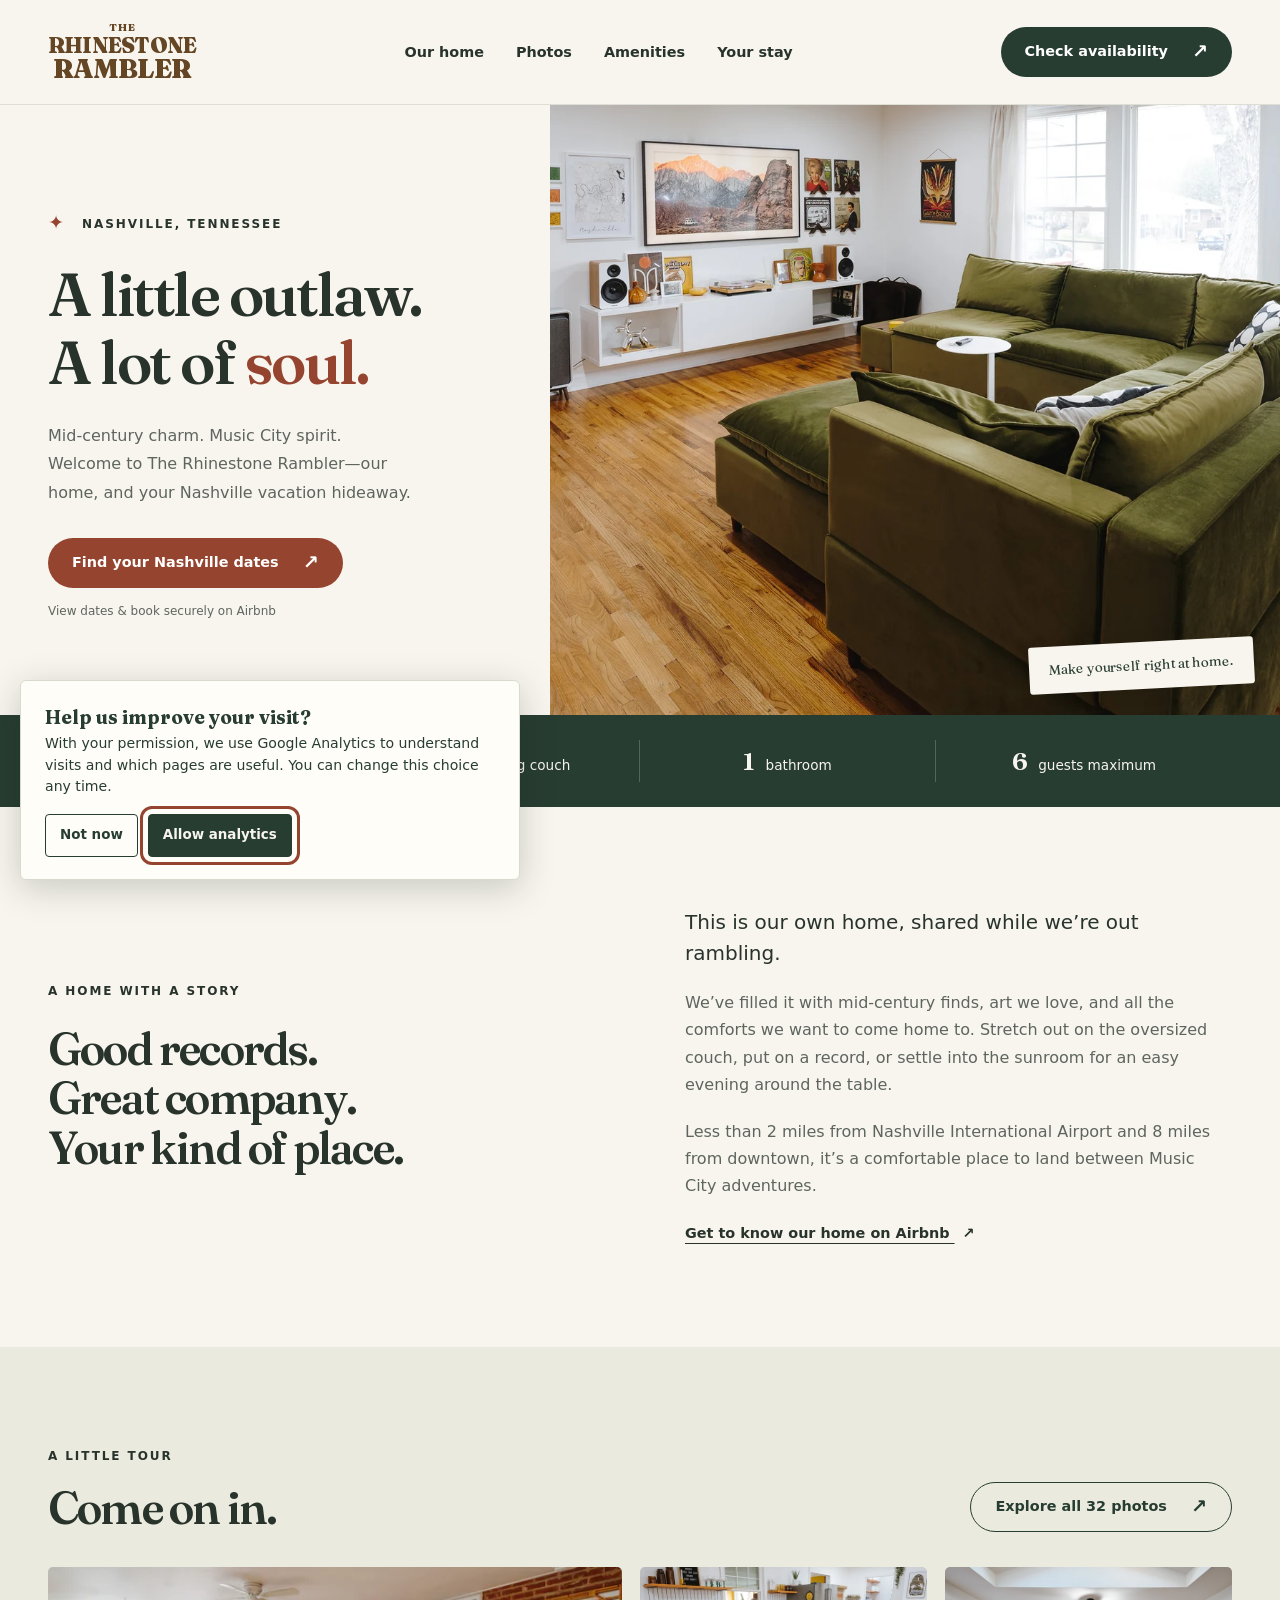
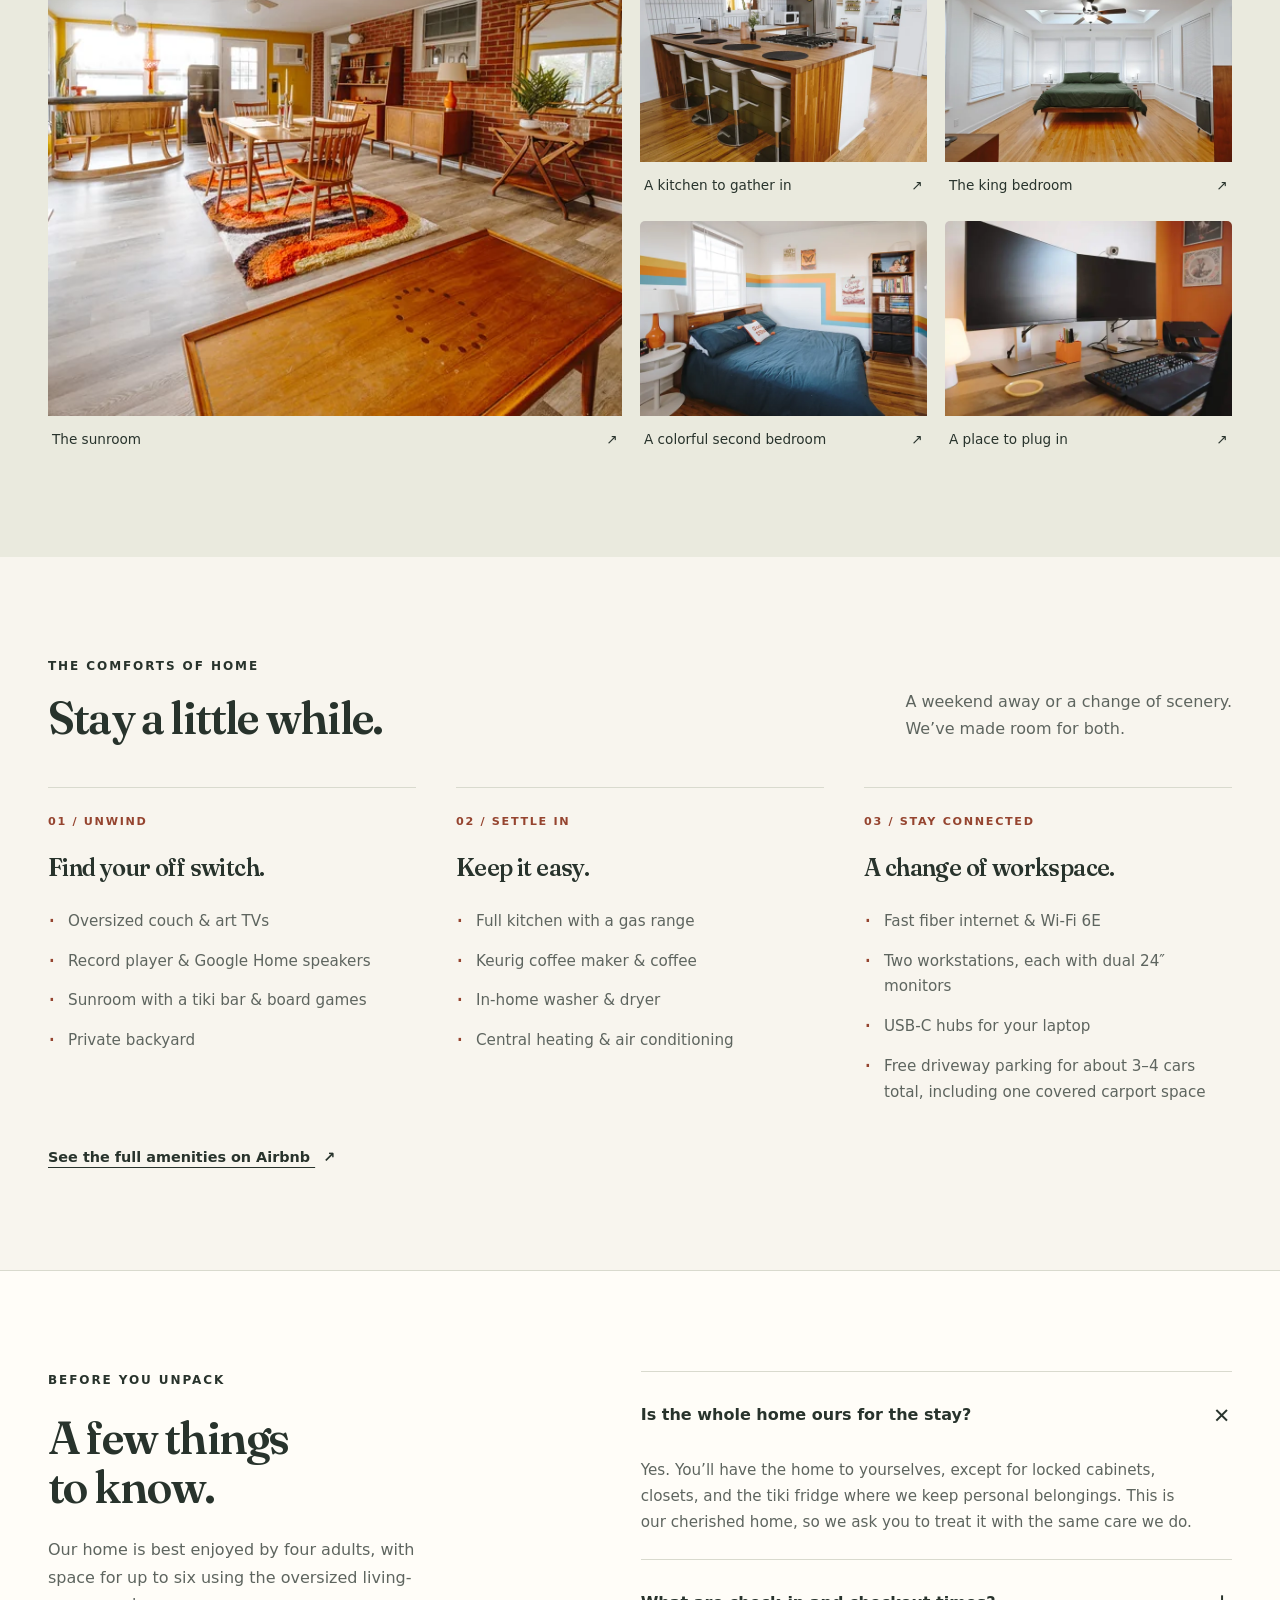
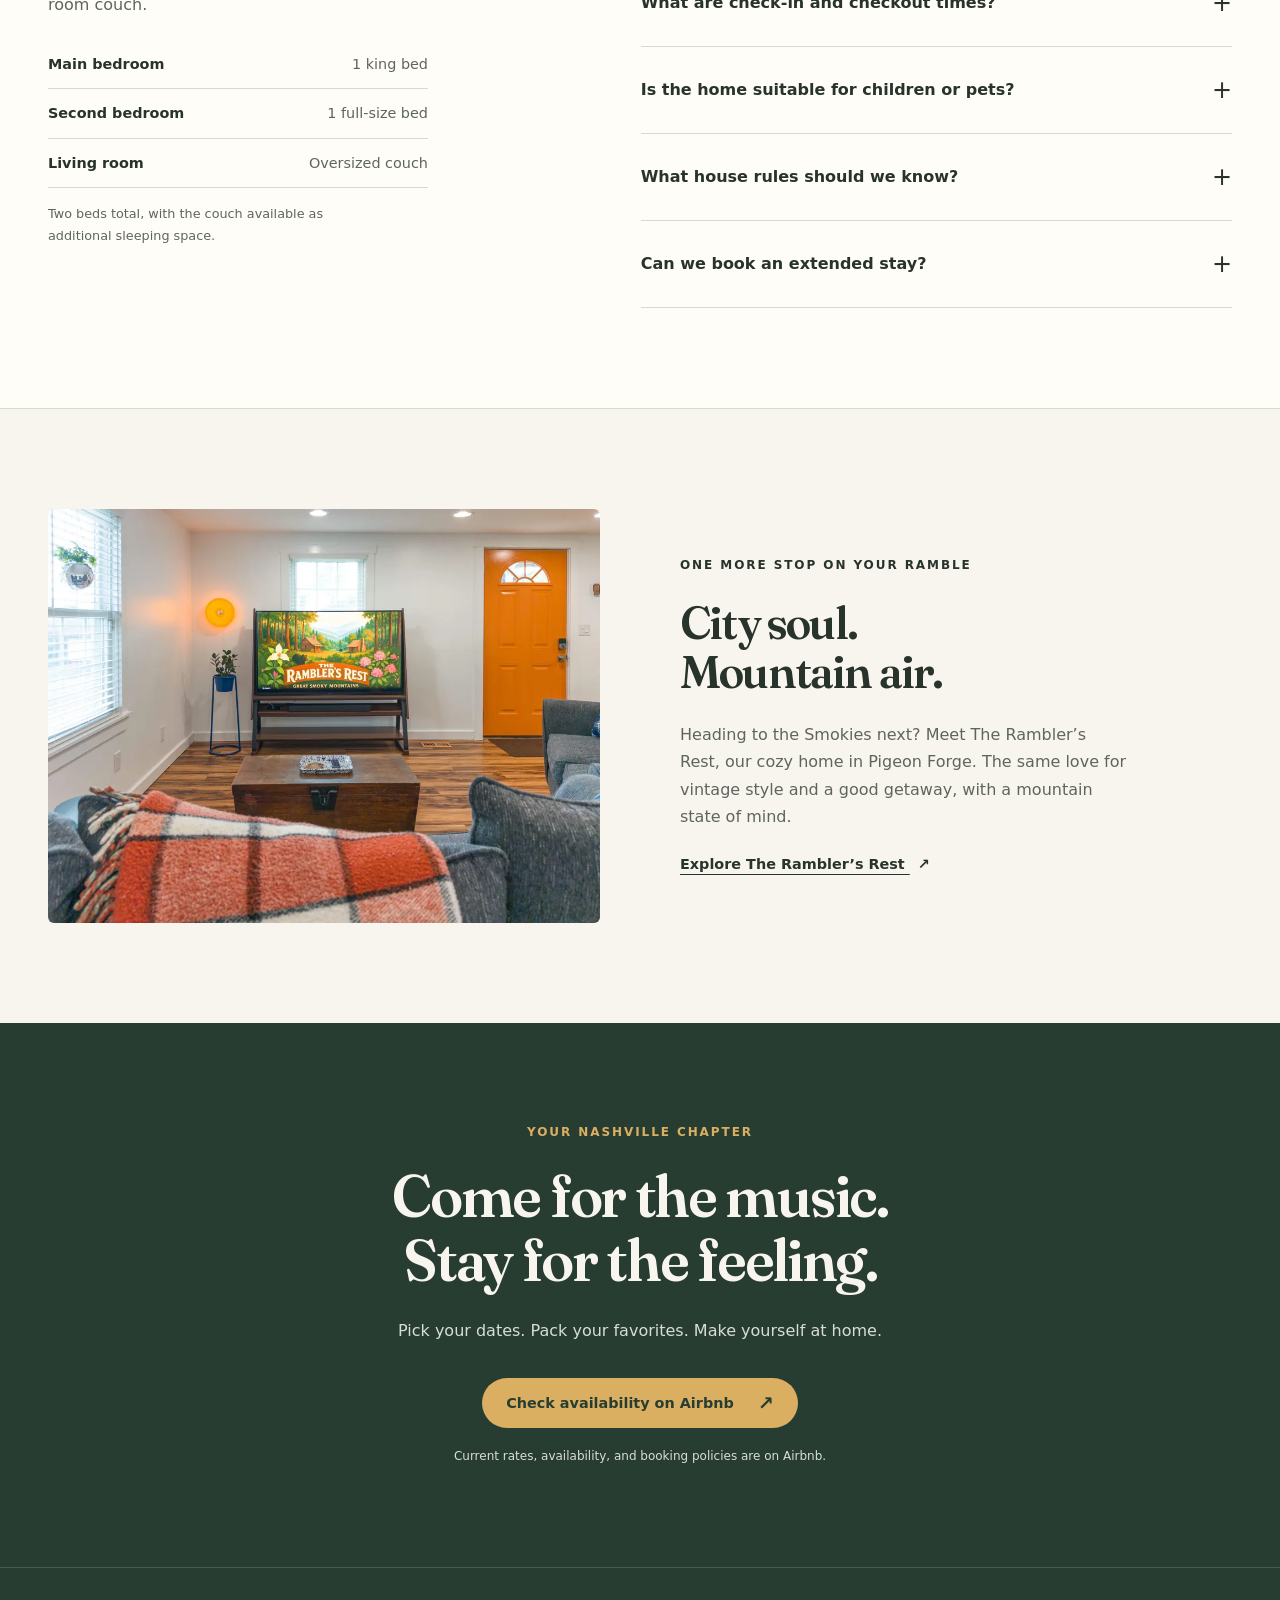
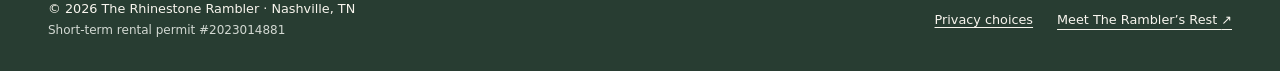
<file: index.html>
<!doctype html>
<html lang="en">
<head>
  <meta charset="utf-8">
  <meta name="viewport" content="width=device-width, initial-scale=1">
  <title>The Rhinestone Rambler | Retro Nashville Vacation Home</title>
  <meta name="description" content="Stay at The Rhinestone Rambler, a retro Nashville vacation home with two bedrooms, a tiki sunroom, record player, and dedicated workspaces. Explore photos and book on Airbnb.">
  <meta name="theme-color" content="#283d32">
  <link rel="canonical" href="https://therhinestonerambler.com/">
  <meta property="og:title" content="The Rhinestone Rambler | Retro Nashville Vacation Home">
  <meta property="og:description" content="Our personal Nashville home, shared with fellow ramblers. Mid-century charm, a tiki sunroom, and a little outlaw spirit.">
  <meta property="og:type" content="website">
  <meta property="og:site_name" content="The Rhinestone Rambler">
  <meta property="og:image" content="https://therhinestonerambler.com/assets/images/og-cover.jpg">
  <meta property="og:image:alt" content="Mid-century living room at The Rhinestone Rambler in Nashville">
  <meta property="og:url" content="https://therhinestonerambler.com/">
  <meta name="twitter:card" content="summary_large_image">
  <script type="application/ld+json">{"@context":"https://schema.org","@type":"WebSite","name":"The Rhinestone Rambler","url":"https://therhinestonerambler.com/","description":"A retro vacation home in Nashville, Tennessee."}</script>
  <link rel="icon" type="image/svg+xml" href="assets/favicon.svg">
  <link rel="preload" href="assets/fonts/fraunces-latin.woff2" as="font" type="font/woff2" crossorigin>
  <link rel="stylesheet" href="assets/css/main.css?v=analytics-20260930">
  <script src="assets/js/main.js?v=originals-20260930" defer></script>
  <script src="assets/js/analytics.js?v=20260930b" defer></script>
</head>
<body>
  <a class="skip-link" href="#main">Skip to content</a>
  <header class="site-header">
    <div class="container nav-row">
      <a class="wordmark" href="#top" aria-label="The Rhinestone Rambler, home"><span class="wordmark-the">THE</span><span>RHINESTONE</span><span class="wordmark-bottom">RAMBLER</span></a>
      <nav class="desktop-nav" aria-label="Main navigation"><a href="#about">Our home</a><a href="#photos">Photos</a><a href="#amenities">Amenities</a><a href="#your-stay">Your stay</a></nav>
      <a class="button nav-book" href="https://www.airbnb.com/h/rhinestonerambler" target="_blank" rel="noopener noreferrer">Check availability <span aria-hidden="true">↗</span></a>
    </div>
  </header>
  <main id="main">
    <section class="hero" id="top" aria-labelledby="hero-title">
      <div class="hero-copy">
        <p class="eyebrow"><span class="sparkle" aria-hidden="true">✦</span> Nashville, Tennessee</p>
        <h1 id="hero-title">A little outlaw.<br>A lot of <em>soul.</em></h1>
        <p class="hero-description">Mid-century charm. Music City spirit.<br>Welcome to The Rhinestone Rambler—our home, and your Nashville vacation hideaway.</p>
        <a class="button button-rust" href="https://www.airbnb.com/h/rhinestonerambler" target="_blank" rel="noopener noreferrer">Find your Nashville dates <span aria-hidden="true">↗</span></a>
        <p class="booking-note">View dates &amp; book securely on Airbnb</p>
      </div>
      <div class="hero-photo"><img src="assets/images/photo-03.webp?v=originals-20260930" srcset="assets/images/photo-03-small.webp?v=originals-20260930 640w, assets/images/photo-03-medium.webp?v=originals-20260930 1280w, assets/images/photo-03.webp?v=originals-20260930 2048w" sizes="(max-width: 760px) 100vw, (min-width: 1800px) 1026px, 60vw" width="2048" height="1363" alt="Olive-green sectional, vintage furniture, and an art TV in our sunlit Nashville living room" fetchpriority="high" decoding="async"><span class="photo-note">Make yourself right at home.</span></div>
    </section>
    <div class="facts-bar"><div class="container facts"><p><strong>2</strong> bedrooms</p><p><strong>2</strong> beds + a big couch</p><p><strong>1</strong> bathroom</p><p><strong>6</strong> guests maximum</p></div></div>
    <section class="section container intro" id="about" aria-labelledby="about-title">
      <div><p class="eyebrow">A home with a story</p><h2 id="about-title">Good records.<br>Great company.<br>Your kind of place.</h2></div>
      <div class="intro-copy"><p class="lead">This is our own home, shared while we’re out rambling.</p><p>We’ve filled it with mid-century finds, art we love, and all the comforts we want to come home to. Stretch out on the oversized couch, put on a record, or settle into the sunroom for an easy evening around the table.</p><p>Less than 2 miles from Nashville International Airport and 8 miles from downtown, it’s a comfortable place to land between Music City adventures.</p><a class="text-link" href="https://www.airbnb.com/h/rhinestonerambler" target="_blank" rel="noopener noreferrer">Get to know our home on Airbnb <span aria-hidden="true">↗</span></a></div>
    </section>
    <section class="gallery-section section" id="photos" aria-labelledby="photos-title">
      <div class="container">
        <div class="section-heading"><div><p class="eyebrow">A little tour</p><h2 id="photos-title">Come on in.</h2></div><a class="button button-outline" href="photos.html">Explore all 32 photos <span aria-hidden="true">↗</span></a></div>
        <div class="photo-grid">
          <a class="photo-tile photo-tile-featured" href="assets/images/photo-13.webp?v=originals-20260930" data-photo="12"><figure><img src="assets/images/photo-13-small.webp?v=originals-20260930" srcset="assets/images/photo-13-small.webp?v=originals-20260930 640w, assets/images/photo-13-medium.webp?v=originals-20260930 1280w, assets/images/photo-13.webp?v=originals-20260930 2048w" sizes="(max-width: 760px) calc(100vw - 40px), (max-width: 1100px) calc(100vw - 64px), (max-width: 1336px) calc((100vw - 132px) / 2), 602px" alt="Sunroom with vintage seating, dining table, and a brick accent wall" width="2048" height="1363" loading="lazy" decoding="async"><figcaption>The sunroom <span aria-hidden="true">↗</span></figcaption></figure></a>
          <a class="photo-tile" href="assets/images/photo-06.webp?v=originals-20260930" data-photo="5"><figure><img src="assets/images/photo-06-small.webp?v=originals-20260930" alt="Open kitchen with wood breakfast bar and white stools" width="2048" height="1638" loading="lazy" decoding="async" srcset="assets/images/photo-06-small.webp?v=originals-20260930 640w, assets/images/photo-06-medium.webp?v=originals-20260930 1280w, assets/images/photo-06.webp?v=originals-20260930 2048w" sizes="(max-width: 760px) calc((100vw - 52px) / 2), (max-width: 1100px) calc((100vw - 82px) / 2), 301px"><figcaption>A kitchen to gather in <span aria-hidden="true">↗</span></figcaption></figure></a>
          <a class="photo-tile" href="assets/images/photo-20.webp?v=originals-20260930" data-photo="19"><figure><img src="assets/images/photo-20-small.webp?v=originals-20260930" alt="King bedroom with green bedding, wraparound windows, and skylights" width="2048" height="1363" loading="lazy" decoding="async" srcset="assets/images/photo-20-small.webp?v=originals-20260930 640w, assets/images/photo-20-medium.webp?v=originals-20260930 1280w, assets/images/photo-20.webp?v=originals-20260930 2048w" sizes="(max-width: 760px) calc((100vw - 52px) / 2), (max-width: 1100px) calc((100vw - 82px) / 2), 301px"><figcaption>The king bedroom <span aria-hidden="true">↗</span></figcaption></figure></a>
          <a class="photo-tile" href="assets/images/photo-16.webp?v=originals-20260930" data-photo="15"><figure><img src="assets/images/photo-16-small.webp?v=originals-20260930" alt="Full-size bed with blue bedding and colorful retro stripes on the wall" width="2048" height="1363" loading="lazy" decoding="async" srcset="assets/images/photo-16-small.webp?v=originals-20260930 640w, assets/images/photo-16-medium.webp?v=originals-20260930 1280w, assets/images/photo-16.webp?v=originals-20260930 2048w" sizes="(max-width: 760px) calc((100vw - 52px) / 2), (max-width: 1100px) calc((100vw - 82px) / 2), 301px"><figcaption>A colorful second bedroom <span aria-hidden="true">↗</span></figcaption></figure></a>
          <a class="photo-tile" href="assets/images/photo-29.webp?v=originals-20260930" data-photo="28"><figure><img src="assets/images/photo-29-small.webp" alt="Desk with two monitors, keyboard, and USB-C laptop connection" width="640" height="426" loading="lazy" decoding="async"><figcaption>A place to plug in <span aria-hidden="true">↗</span></figcaption></figure></a>
        </div>
      </div>
    </section>
    <section class="section container amenities-section" id="amenities" aria-labelledby="amenities-title">
      <div class="section-heading"><div><p class="eyebrow">The comforts of home</p><h2 id="amenities-title">Stay a little while.</h2></div><p class="section-intro">A weekend away or a change of scenery.<br>We’ve made room for both.</p></div>
      <div class="amenity-grid">
        <div class="amenity-group"><span class="amenity-number" aria-hidden="true">01 / UNWIND</span><h3>Find your off switch.</h3><ul><li>Oversized couch &amp; art TVs</li><li>Record player &amp; Google Home speakers</li><li>Sunroom with a tiki bar &amp; board games</li><li>Private backyard</li></ul></div>
        <div class="amenity-group"><span class="amenity-number" aria-hidden="true">02 / SETTLE IN</span><h3>Keep it easy.</h3><ul><li>Full kitchen with a gas range</li><li>Keurig coffee maker &amp; coffee</li><li>In-home washer &amp; dryer</li><li>Central heating &amp; air conditioning</li></ul></div>
        <div class="amenity-group"><span class="amenity-number" aria-hidden="true">03 / STAY CONNECTED</span><h3>A change of workspace.</h3><ul><li>Fast fiber internet &amp; Wi-Fi 6E</li><li>Two workstations, each with dual 24″ monitors</li><li>USB-C hubs for your laptop</li><li>Free driveway parking for about 3–4 cars total, including one covered carport space</li></ul></div>
      </div>
      <a class="text-link" href="https://www.airbnb.com/h/rhinestonerambler" target="_blank" rel="noopener noreferrer">See the full amenities on Airbnb <span aria-hidden="true">↗</span></a>
    </section>
    <section class="stay-section section" id="your-stay" aria-labelledby="stay-title">
      <div class="container">
        <div class="stay-layout">
          <div class="stay-intro"><p class="eyebrow">Before you unpack</p><h2 id="stay-title">A few things<br>to know.</h2><p>Our home is best enjoyed by four adults, with space for up to six using the oversized living-room couch.</p><div class="sleep-summary"><p><strong>Main bedroom</strong><span>1 king bed</span></p><p><strong>Second bedroom</strong><span>1 full-size bed</span></p><p><strong>Living room</strong><span>Oversized couch</span></p></div><p class="small-copy">Two beds total, with the couch available as additional sleeping space.</p></div>
          <div class="faq">
            <details open><summary>Is the whole home ours for the stay?<span aria-hidden="true">+</span></summary><div class="faq-answer"><p>Yes. You’ll have the home to yourselves, except for locked cabinets, closets, and the tiki fridge where we keep personal belongings. This is our cherished home, so we ask you to treat it with the same care we do.</p></div></details>
            <details><summary>What are check-in and checkout times?<span aria-hidden="true">+</span></summary><div class="faq-answer"><p>Check in after 3 pm and check out before 11 am, Nashville local time. Self check-in is available with a smart lock; arrival details are shared through Airbnb.</p><p>The home is on one level, but every outside entrance has two steps to get inside.</p></div></details>
            <details><summary>Is the home suitable for children or pets?<span aria-hidden="true">+</span></summary><div class="faq-answer"><p>Well-behaved children are welcome, though we wouldn’t describe our home as particularly suitable for children because of the delicate decor, electronics, and tasteful adult artwork. Please keep these details in mind when deciding whether it’s the right fit for your family. Pets aren’t allowed.</p></div></details>
            <details><summary>What house rules should we know?<span aria-hidden="true">+</span></summary><div class="faq-answer"><p>No parties, events, smoking, or commercial photography. Only registered guests are allowed, with a maximum of six. Please respect our neighbors and quiet hours from 11 pm to 8 am.</p><p>Exterior security cameras monitor the entryways and remain on during stays. There are no indoor cameras. Please read the complete rules and camera disclosures on Airbnb before booking.</p></div></details>
            <details><summary>Can we book an extended stay?<span aria-hidden="true">+</span></summary><div class="faq-answer"><p>Monthly stays are welcome for guests in good standing. We open dates around our own travels, so if your preferred dates aren’t available, message us through Airbnb. We’re happy to see what might work.</p><a class="text-link" href="https://www.airbnb.com/h/rhinestonerambler" target="_blank" rel="noopener noreferrer">Ask about your stay on Airbnb <span aria-hidden="true">↗</span></a></div></details>
          </div>
        </div>
      </div>
    </section>
    <section class="section container sister-section" aria-labelledby="sister-title">
      <div class="sister-photo"><img src="assets/images/ramblers-rest.webp" alt="Living room at The Rambler’s Rest with vintage furniture, an orange front door, and a Smoky Mountains art TV" width="1000" height="750" loading="lazy" decoding="async"></div>
      <div class="sister-copy"><p class="eyebrow">One more stop on your ramble</p><h2 id="sister-title">City soul.<br>Mountain air.</h2><p>Heading to the Smokies next? Meet The Rambler’s Rest, our cozy home in Pigeon Forge. The same love for vintage style and a good getaway, with a mountain state of mind.</p><a class="text-link" href="https://theramblersrest.com" target="_blank" rel="noopener noreferrer">Explore The Rambler’s Rest <span aria-hidden="true">↗</span></a></div>
    </section>
    <section class="booking-section section" aria-labelledby="booking-title"><div class="container"><p class="eyebrow">Your Nashville chapter</p><h2 id="booking-title">Come for the music.<br>Stay for the feeling.</h2><p>Pick your dates. Pack your favorites. Make yourself at home.</p><a class="button button-gold" href="https://www.airbnb.com/h/rhinestonerambler" target="_blank" rel="noopener noreferrer">Check availability on Airbnb <span aria-hidden="true">↗</span></a><p class="booking-note">Current rates, availability, and booking policies are on Airbnb.</p></div></section>
  </main>
  <footer class="site-footer"><div class="container footer-row"><p>© <span id="year">2026</span> The Rhinestone Rambler · Nashville, TN<br><span class="permit">Short-term rental permit #2023014881</span></p><div class="footer-links"><button type="button" class="privacy-toggle" data-privacy-settings>Privacy choices</button><a href="https://theramblersrest.com" target="_blank" rel="noopener noreferrer">Meet The Rambler’s Rest <span aria-hidden="true">↗</span></a></div></div></footer>
  <dialog class="photo-viewer" id="photo-viewer" aria-labelledby="viewer-title"><div class="viewer-top"><h2 id="viewer-title">A look around the Rambler</h2><button class="viewer-close" type="button" aria-label="Close photo gallery">Close <span aria-hidden="true">×</span></button></div><div class="viewer-stage"><button class="viewer-arrow viewer-prev" type="button" aria-label="Previous photo">←</button><img id="viewer-image" alt=""><button class="viewer-arrow viewer-next" type="button" aria-label="Next photo">→</button></div><div class="viewer-bottom"><p id="viewer-caption" aria-live="polite"></p><p class="viewer-hint">Use arrow keys or swipe to explore</p></div></dialog>
</body>
</html>
</file>
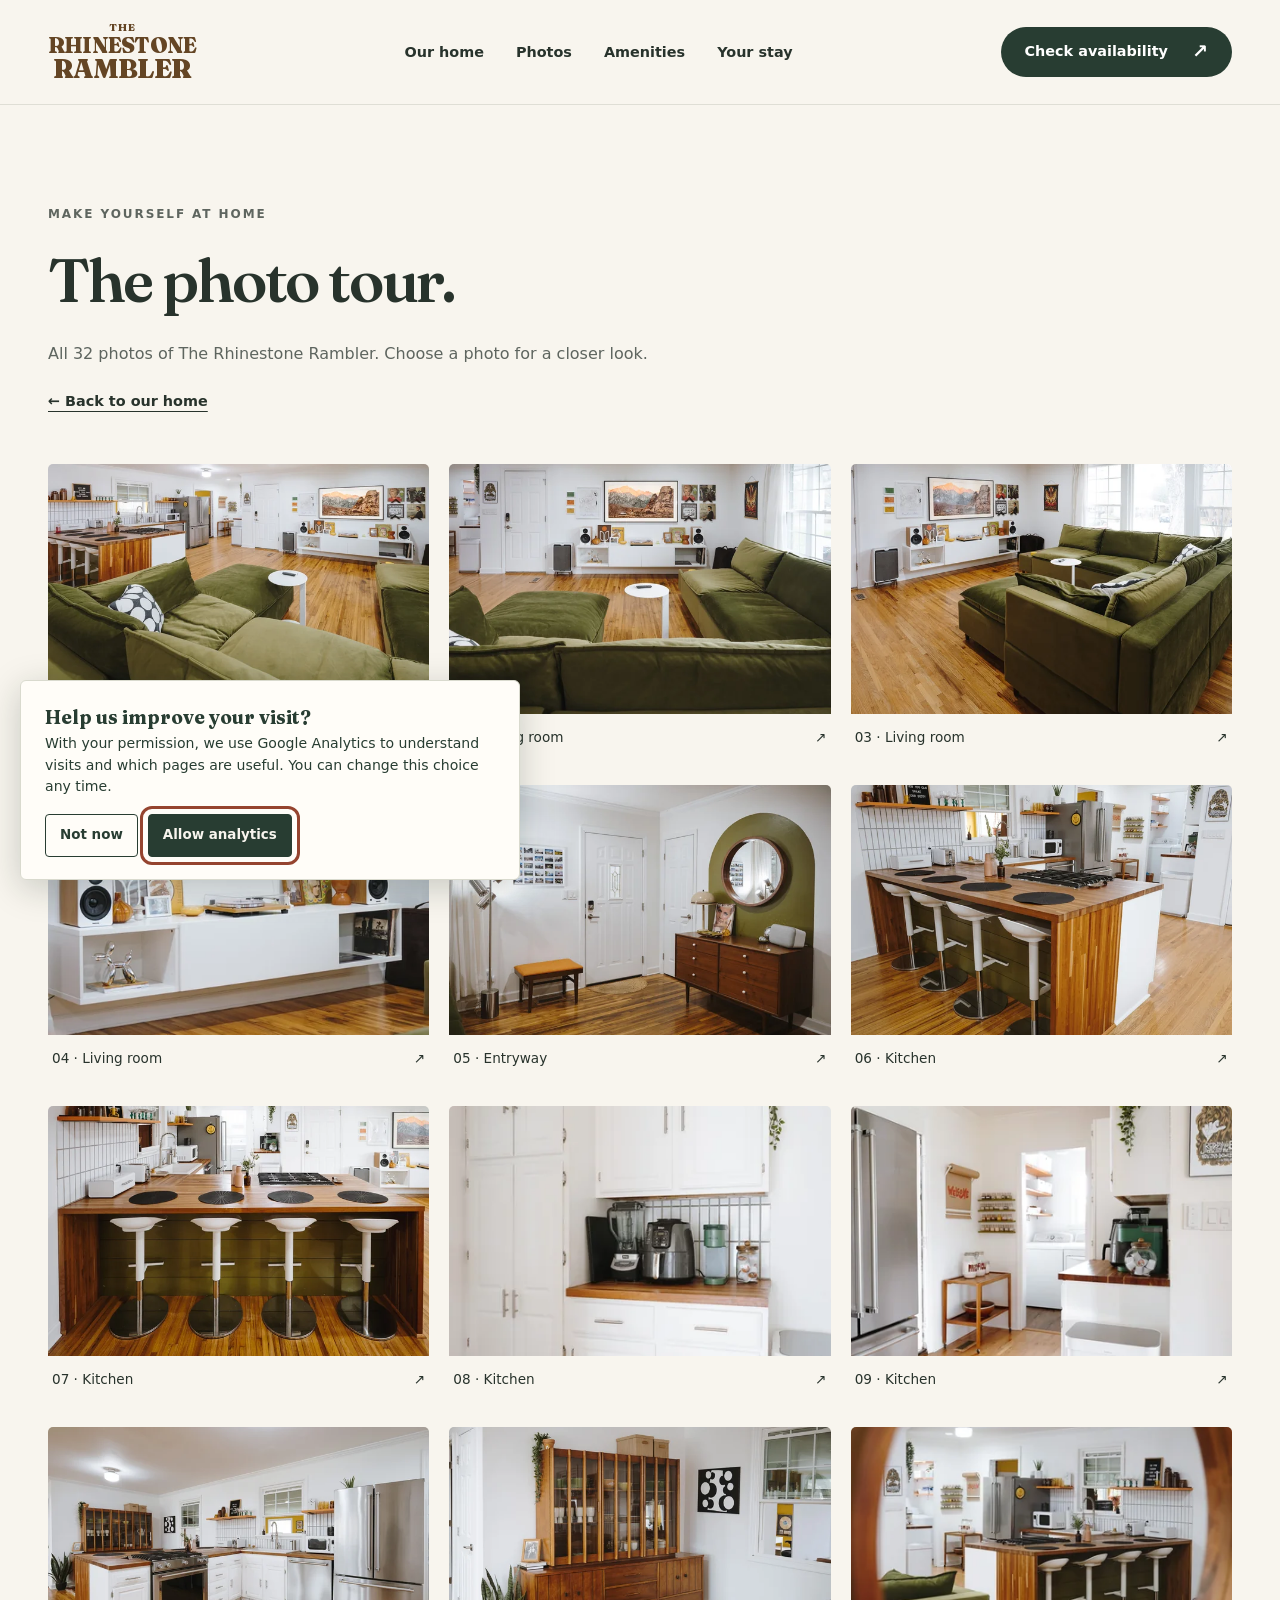
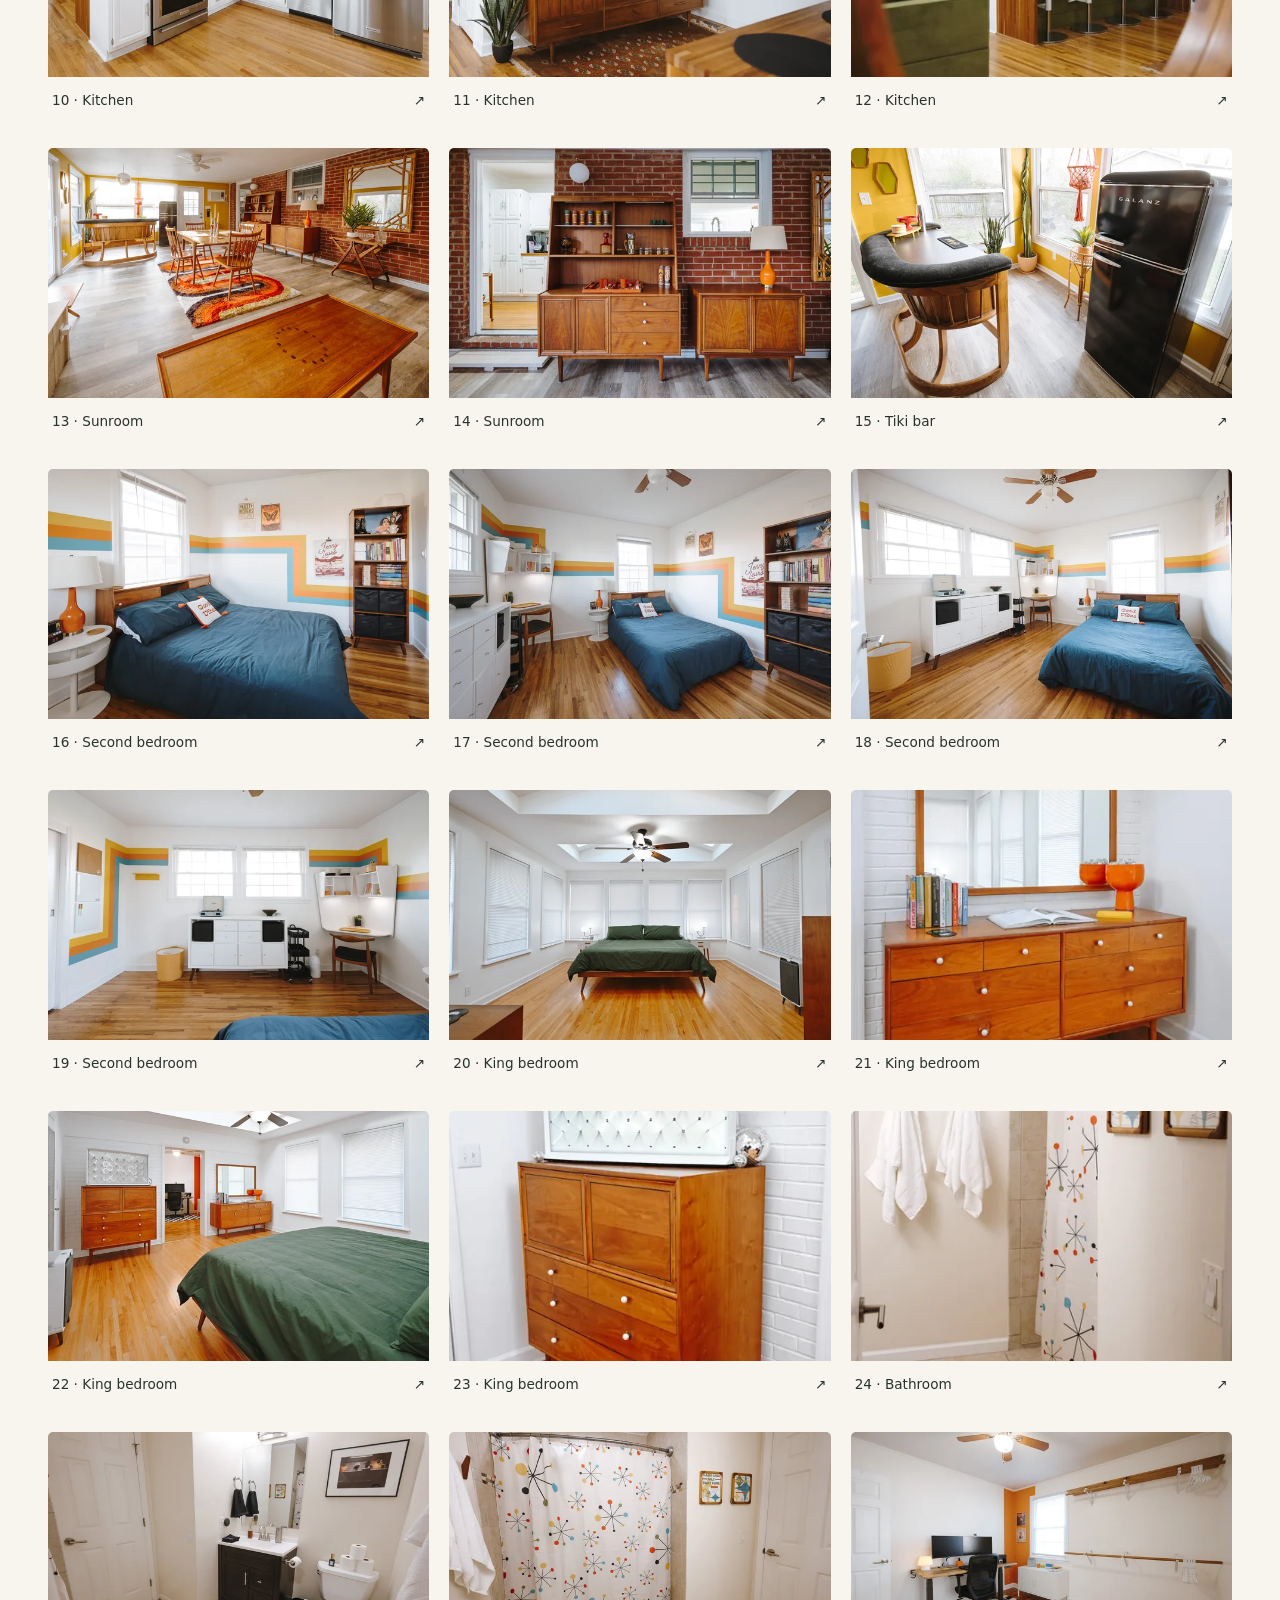
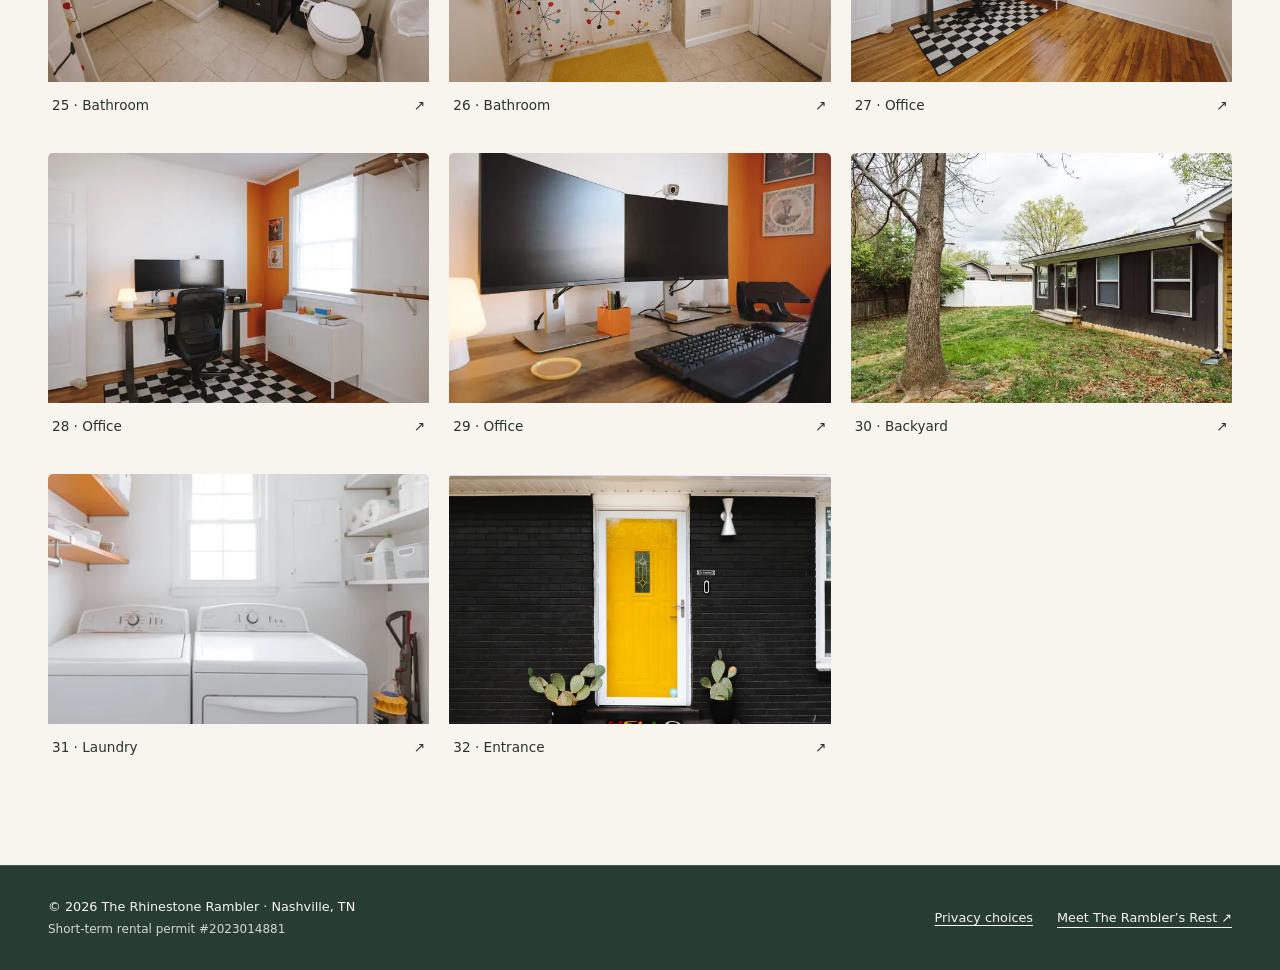
<file: photos.html>
<!doctype html>
<html lang="en">
<head>
  <meta charset="utf-8">
  <meta name="viewport" content="width=device-width, initial-scale=1">
  <title>Nashville Home Photo Tour | The Rhinestone Rambler</title>
  <meta name="description" content="Tour all 32 photos of The Rhinestone Rambler: a retro Nashville home with mid-century living spaces, a tiki sunroom, two bedrooms, and workspaces.">
  <meta name="theme-color" content="#283d32">
  <link rel="canonical" href="https://therhinestonerambler.com/photos.html">
  <meta property="og:title" content="Nashville Home Photo Tour | The Rhinestone Rambler">
  <meta property="og:description" content="Take a closer look at our retro Nashville home, from the sunroom and vintage decor to the bedrooms and backyard.">
  <meta property="og:type" content="website">
  <meta property="og:site_name" content="The Rhinestone Rambler">
  <meta property="og:image" content="https://therhinestonerambler.com/assets/images/og-cover.jpg">
  <meta property="og:image:alt" content="Mid-century living room at The Rhinestone Rambler in Nashville">
  <meta property="og:url" content="https://therhinestonerambler.com/photos.html">
  <meta name="twitter:card" content="summary_large_image">
  <link rel="icon" type="image/svg+xml" href="assets/favicon.svg">
  <link rel="preload" href="assets/fonts/fraunces-latin.woff2" as="font" type="font/woff2" crossorigin>
  <link rel="stylesheet" href="assets/css/main.css?v=analytics-20260930">
  <script src="assets/js/main.js?v=originals-20260930" defer></script>
  <script src="assets/js/analytics.js?v=20260930b" defer></script>
</head>
<body><a class="skip-link" href="#main">Skip to content</a>  <header class="site-header">
    <div class="container nav-row">
      <a class="wordmark" href="index.html" aria-label="The Rhinestone Rambler, home"><span class="wordmark-the">THE</span><span>RHINESTONE</span><span class="wordmark-bottom">RAMBLER</span></a>
      <nav class="desktop-nav" aria-label="Main navigation"><a href="index.html#about">Our home</a><a href="index.html#photos">Photos</a><a href="index.html#amenities">Amenities</a><a href="index.html#your-stay">Your stay</a></nav>
      <a class="button nav-book" href="https://www.airbnb.com/h/rhinestonerambler" target="_blank" rel="noopener noreferrer">Check availability <span aria-hidden="true">↗</span></a>
    </div>
  </header><main id="main" class="section container"><div class="photos-page-heading"><p class="eyebrow">Make yourself at home</p><h1>The photo tour.</h1><p>All 32 photos of The Rhinestone Rambler. Choose a photo for a closer look.</p><a class="text-link" href="index.html#photos">← Back to our home</a></div><div class="all-photos"><a class="photo-tile" href="assets/images/photo-01.webp?v=originals-20260930" data-photo="0"><figure><img src="assets/images/photo-01-small.webp?v=originals-20260930" width="2048" height="1363" alt="Open-plan living room and kitchen with a generous olive-green sectional." loading="lazy" decoding="async" srcset="assets/images/photo-01-small.webp?v=originals-20260930 640w, assets/images/photo-01-medium.webp?v=originals-20260930 1280w, assets/images/photo-01.webp?v=originals-20260930 2048w" sizes="(max-width: 760px) calc((100vw - 52px) / 2), (max-width: 1336px) calc((100vw - 136px) / 3), 400px"><figcaption>01 · Living room<span aria-hidden="true">↗</span></figcaption></figure></a><a class="photo-tile" href="assets/images/photo-02.webp?v=originals-20260930" data-photo="1"><figure><img src="assets/images/photo-02-small.webp?v=originals-20260930" width="2048" height="1363" alt="An oversized couch for slow mornings and movie nights." loading="lazy" decoding="async" srcset="assets/images/photo-02-small.webp?v=originals-20260930 640w, assets/images/photo-02-medium.webp?v=originals-20260930 1280w, assets/images/photo-02.webp?v=originals-20260930 2048w" sizes="(max-width: 760px) calc((100vw - 52px) / 2), (max-width: 1336px) calc((100vw - 136px) / 3), 400px"><figcaption>02 · Living room<span aria-hidden="true">↗</span></figcaption></figure></a><a class="photo-tile" href="assets/images/photo-03.webp?v=originals-20260930" data-photo="2"><figure><img src="assets/images/photo-03-small.webp?v=originals-20260930" width="2048" height="1363" alt="Mid-century furniture, favorite records, and an art TV." loading="lazy" decoding="async" srcset="assets/images/photo-03-small.webp?v=originals-20260930 640w, assets/images/photo-03-medium.webp?v=originals-20260930 1280w, assets/images/photo-03.webp?v=originals-20260930 2048w" sizes="(max-width: 760px) calc((100vw - 52px) / 2), (max-width: 1336px) calc((100vw - 136px) / 3), 400px"><figcaption>03 · Living room<span aria-hidden="true">↗</span></figcaption></figure></a><a class="photo-tile" href="assets/images/photo-04.webp?v=originals-20260930" data-photo="3"><figure><img src="assets/images/photo-04-small.webp?v=originals-20260930" width="1638" height="2048" alt="A closer look at the art TV, record player, and collected artwork." loading="lazy" decoding="async" srcset="assets/images/photo-04-small.webp?v=originals-20260930 512w, assets/images/photo-04-medium.webp?v=originals-20260930 1024w, assets/images/photo-04.webp?v=originals-20260930 1638w" sizes="(max-width: 760px) calc((100vw - 52px) / 2), (max-width: 1336px) calc((100vw - 136px) / 3), 400px"><figcaption>04 · Living room<span aria-hidden="true">↗</span></figcaption></figure></a><a class="photo-tile" href="assets/images/photo-05.webp?v=originals-20260930" data-photo="4"><figure><img src="assets/images/photo-05-small.webp?v=originals-20260930" width="2048" height="1363" alt="A welcoming foyer with a vintage dresser, round mirror, and bench." loading="lazy" decoding="async" srcset="assets/images/photo-05-small.webp?v=originals-20260930 640w, assets/images/photo-05-medium.webp?v=originals-20260930 1280w, assets/images/photo-05.webp?v=originals-20260930 2048w" sizes="(max-width: 760px) calc((100vw - 52px) / 2), (max-width: 1336px) calc((100vw - 136px) / 3), 400px"><figcaption>05 · Entryway<span aria-hidden="true">↗</span></figcaption></figure></a><a class="photo-tile" href="assets/images/photo-06.webp?v=originals-20260930" data-photo="5"><figure><img src="assets/images/photo-06-small.webp?v=originals-20260930" width="2048" height="1638" alt="A wood breakfast bar and white stools in the open kitchen." loading="lazy" decoding="async" srcset="assets/images/photo-06-small.webp?v=originals-20260930 640w, assets/images/photo-06-medium.webp?v=originals-20260930 1280w, assets/images/photo-06.webp?v=originals-20260930 2048w" sizes="(max-width: 760px) calc((100vw - 52px) / 2), (max-width: 1336px) calc((100vw - 136px) / 3), 400px"><figcaption>06 · Kitchen<span aria-hidden="true">↗</span></figcaption></figure></a><a class="photo-tile" href="assets/images/photo-07.webp?v=originals-20260930" data-photo="6"><figure><img src="assets/images/photo-07-small.webp?v=originals-20260930" width="2048" height="1363" alt="Pull up a seat at the kitchen counter." loading="lazy" decoding="async" srcset="assets/images/photo-07-small.webp?v=originals-20260930 640w, assets/images/photo-07-medium.webp?v=originals-20260930 1280w, assets/images/photo-07.webp?v=originals-20260930 2048w" sizes="(max-width: 760px) calc((100vw - 52px) / 2), (max-width: 1336px) calc((100vw - 136px) / 3), 400px"><figcaption>07 · Kitchen<span aria-hidden="true">↗</span></figcaption></figure></a><a class="photo-tile" href="assets/images/photo-08.webp?v=originals-20260930" data-photo="7"><figure><img src="assets/images/photo-08-small.webp?v=originals-20260930" width="1363" height="2048" alt="The coffee corner, with a Keurig and a sunny window." loading="lazy" decoding="async" srcset="assets/images/photo-08-small.webp?v=originals-20260930 426w, assets/images/photo-08-medium.webp?v=originals-20260930 852w, assets/images/photo-08.webp?v=originals-20260930 1363w" sizes="(max-width: 760px) calc((100vw - 52px) / 2), (max-width: 1336px) calc((100vw - 136px) / 3), 400px"><figcaption>08 · Kitchen<span aria-hidden="true">↗</span></figcaption></figure></a><a class="photo-tile" href="assets/images/photo-09.webp?v=originals-20260930" data-photo="8"><figure><img src="assets/images/photo-09-small.webp?v=originals-20260930" width="1363" height="2048" alt="A view through the bright kitchen toward the living room." loading="lazy" decoding="async" srcset="assets/images/photo-09-small.webp?v=originals-20260930 426w, assets/images/photo-09-medium.webp?v=originals-20260930 852w, assets/images/photo-09.webp?v=originals-20260930 1363w" sizes="(max-width: 760px) calc((100vw - 52px) / 2), (max-width: 1336px) calc((100vw - 136px) / 3), 400px"><figcaption>09 · Kitchen<span aria-hidden="true">↗</span></figcaption></figure></a><a class="photo-tile" href="assets/images/photo-10.webp?v=originals-20260930" data-photo="9"><figure><img src="assets/images/photo-10-small.webp?v=originals-20260930" width="2048" height="1363" alt="A gas range, matching appliances, and space to cook." loading="lazy" decoding="async" srcset="assets/images/photo-10-small.webp?v=originals-20260930 640w, assets/images/photo-10-medium.webp?v=originals-20260930 1280w, assets/images/photo-10.webp?v=originals-20260930 2048w" sizes="(max-width: 760px) calc((100vw - 52px) / 2), (max-width: 1336px) calc((100vw - 136px) / 3), 400px"><figcaption>10 · Kitchen<span aria-hidden="true">↗</span></figcaption></figure></a><a class="photo-tile" href="assets/images/photo-11.webp?v=originals-20260930" data-photo="10"><figure><img src="assets/images/photo-11-small.webp?v=originals-20260930" width="2048" height="1363" alt="Vintage wood furniture and favorite pieces in the kitchen." loading="lazy" decoding="async" srcset="assets/images/photo-11-small.webp?v=originals-20260930 640w, assets/images/photo-11-medium.webp?v=originals-20260930 1280w, assets/images/photo-11.webp?v=originals-20260930 2048w" sizes="(max-width: 760px) calc((100vw - 52px) / 2), (max-width: 1336px) calc((100vw - 136px) / 3), 400px"><figcaption>11 · Kitchen<span aria-hidden="true">↗</span></figcaption></figure></a><a class="photo-tile" href="assets/images/photo-12.webp?v=originals-20260930" data-photo="11"><figure><img src="assets/images/photo-12-small.webp?v=originals-20260930" width="1363" height="2048" alt="A glimpse of the breakfast bar in the entryway mirror." loading="lazy" decoding="async" srcset="assets/images/photo-12-small.webp?v=originals-20260930 426w, assets/images/photo-12-medium.webp?v=originals-20260930 852w, assets/images/photo-12.webp?v=originals-20260930 1363w" sizes="(max-width: 760px) calc((100vw - 52px) / 2), (max-width: 1336px) calc((100vw - 136px) / 3), 400px"><figcaption>12 · Kitchen<span aria-hidden="true">↗</span></figcaption></figure></a><a class="photo-tile" href="assets/images/photo-13.webp?v=originals-20260930" data-photo="12"><figure><img src="assets/images/photo-13-small.webp?v=originals-20260930" width="2048" height="1363" alt="The bonus room, with dining space, vintage seating, and a tiki bar." loading="lazy" decoding="async" srcset="assets/images/photo-13-small.webp?v=originals-20260930 640w, assets/images/photo-13-medium.webp?v=originals-20260930 1280w, assets/images/photo-13.webp?v=originals-20260930 2048w" sizes="(max-width: 760px) calc((100vw - 52px) / 2), (max-width: 1336px) calc((100vw - 136px) / 3), 400px"><figcaption>13 · Sunroom<span aria-hidden="true">↗</span></figcaption></figure></a><a class="photo-tile" href="assets/images/photo-14.webp?v=originals-20260930" data-photo="13"><figure><img src="assets/images/photo-14-small.webp?v=originals-20260930" width="2048" height="1363" alt="Vintage furnishings against the sunroom’s brick wall." loading="lazy" decoding="async" srcset="assets/images/photo-14-small.webp?v=originals-20260930 640w, assets/images/photo-14-medium.webp?v=originals-20260930 1280w, assets/images/photo-14.webp?v=originals-20260930 2048w" sizes="(max-width: 760px) calc((100vw - 52px) / 2), (max-width: 1336px) calc((100vw - 136px) / 3), 400px"><figcaption>14 · Sunroom<span aria-hidden="true">↗</span></figcaption></figure></a><a class="photo-tile" href="assets/images/photo-15.webp?v=originals-20260930" data-photo="14"><figure><img src="assets/images/photo-15-small.webp?v=originals-20260930" width="2048" height="1363" alt="The tiki corner. The small fridge is reserved for our personal use." loading="lazy" decoding="async" srcset="assets/images/photo-15-small.webp?v=originals-20260930 640w, assets/images/photo-15-medium.webp?v=originals-20260930 1280w, assets/images/photo-15.webp?v=originals-20260930 2048w" sizes="(max-width: 760px) calc((100vw - 52px) / 2), (max-width: 1336px) calc((100vw - 136px) / 3), 400px"><figcaption>15 · Tiki bar<span aria-hidden="true">↗</span></figcaption></figure></a><a class="photo-tile" href="assets/images/photo-16.webp?v=originals-20260930" data-photo="15"><figure><img src="assets/images/photo-16-small.webp?v=originals-20260930" width="2048" height="1363" alt="A full-size bed, blue bedding, and retro wall stripes." loading="lazy" decoding="async" srcset="assets/images/photo-16-small.webp?v=originals-20260930 640w, assets/images/photo-16-medium.webp?v=originals-20260930 1280w, assets/images/photo-16.webp?v=originals-20260930 2048w" sizes="(max-width: 760px) calc((100vw - 52px) / 2), (max-width: 1336px) calc((100vw - 136px) / 3), 400px"><figcaption>16 · Second bedroom<span aria-hidden="true">↗</span></figcaption></figure></a><a class="photo-tile" href="assets/images/photo-17.webp?v=originals-20260930" data-photo="16"><figure><img src="assets/images/photo-17-small.webp?v=originals-20260930" width="2048" height="1363" alt="The colorful front bedroom with windows and a desk." loading="lazy" decoding="async" srcset="assets/images/photo-17-small.webp?v=originals-20260930 640w, assets/images/photo-17-medium.webp?v=originals-20260930 1280w, assets/images/photo-17.webp?v=originals-20260930 2048w" sizes="(max-width: 760px) calc((100vw - 52px) / 2), (max-width: 1336px) calc((100vw - 136px) / 3), 400px"><figcaption>17 · Second bedroom<span aria-hidden="true">↗</span></figcaption></figure></a><a class="photo-tile" href="assets/images/photo-18.webp?v=originals-20260930" data-photo="17"><figure><img src="assets/images/photo-18-small.webp?v=originals-20260930" width="2048" height="1363" alt="A bright corner bedroom with a full-size bed." loading="lazy" decoding="async" srcset="assets/images/photo-18-small.webp?v=originals-20260930 640w, assets/images/photo-18-medium.webp?v=originals-20260930 1280w, assets/images/photo-18.webp?v=originals-20260930 2048w" sizes="(max-width: 760px) calc((100vw - 52px) / 2), (max-width: 1336px) calc((100vw - 136px) / 3), 400px"><figcaption>18 · Second bedroom<span aria-hidden="true">↗</span></figcaption></figure></a><a class="photo-tile" href="assets/images/photo-19.webp?v=originals-20260930" data-photo="18"><figure><img src="assets/images/photo-19-small.webp?v=originals-20260930" width="2048" height="1363" alt="The bedroom workstation and colorful painted details." loading="lazy" decoding="async" srcset="assets/images/photo-19-small.webp?v=originals-20260930 640w, assets/images/photo-19-medium.webp?v=originals-20260930 1280w, assets/images/photo-19.webp?v=originals-20260930 2048w" sizes="(max-width: 760px) calc((100vw - 52px) / 2), (max-width: 1336px) calc((100vw - 136px) / 3), 400px"><figcaption>19 · Second bedroom<span aria-hidden="true">↗</span></figcaption></figure></a><a class="photo-tile" href="assets/images/photo-20.webp?v=originals-20260930" data-photo="19"><figure><img src="assets/images/photo-20-small.webp?v=originals-20260930" width="2048" height="1363" alt="The main bedroom, with a king bed, windows, and skylights." loading="lazy" decoding="async" srcset="assets/images/photo-20-small.webp?v=originals-20260930 640w, assets/images/photo-20-medium.webp?v=originals-20260930 1280w, assets/images/photo-20.webp?v=originals-20260930 2048w" sizes="(max-width: 760px) calc((100vw - 52px) / 2), (max-width: 1336px) calc((100vw - 136px) / 3), 400px"><figcaption>20 · King bedroom<span aria-hidden="true">↗</span></figcaption></figure></a><a class="photo-tile" href="assets/images/photo-21.webp?v=originals-20260930" data-photo="20"><figure><img src="assets/images/photo-21-small.webp" width="640" height="426" alt="A vintage dresser and mirror in the main bedroom." loading="lazy" decoding="async"><figcaption>21 · King bedroom<span aria-hidden="true">↗</span></figcaption></figure></a><a class="photo-tile" href="assets/images/photo-22.webp?v=originals-20260930" data-photo="21"><figure><img src="assets/images/photo-22-small.webp?v=originals-20260930" width="2048" height="1363" alt="Green bedding and warm wood furniture in the main bedroom." loading="lazy" decoding="async" srcset="assets/images/photo-22-small.webp?v=originals-20260930 640w, assets/images/photo-22-medium.webp?v=originals-20260930 1280w, assets/images/photo-22.webp?v=originals-20260930 2048w" sizes="(max-width: 760px) calc((100vw - 52px) / 2), (max-width: 1336px) calc((100vw - 136px) / 3), 400px"><figcaption>22 · King bedroom<span aria-hidden="true">↗</span></figcaption></figure></a><a class="photo-tile" href="assets/images/photo-23.webp?v=originals-20260930" data-photo="22"><figure><img src="assets/images/photo-23-small.webp" width="640" height="426" alt="A mid-century chest of drawers and a bright window." loading="lazy" decoding="async"><figcaption>23 · King bedroom<span aria-hidden="true">↗</span></figcaption></figure></a><a class="photo-tile" href="assets/images/photo-24.webp?v=originals-20260930" data-photo="23"><figure><img src="assets/images/photo-24-small.webp?v=originals-20260930" width="1363" height="2048" alt="The full bathroom with a tub and shower combination." loading="lazy" decoding="async" srcset="assets/images/photo-24-small.webp?v=originals-20260930 426w, assets/images/photo-24-medium.webp?v=originals-20260930 852w, assets/images/photo-24.webp?v=originals-20260930 1363w" sizes="(max-width: 760px) calc((100vw - 52px) / 2), (max-width: 1336px) calc((100vw - 136px) / 3), 400px"><figcaption>24 · Bathroom<span aria-hidden="true">↗</span></figcaption></figure></a><a class="photo-tile" href="assets/images/photo-25.webp?v=originals-20260930" data-photo="24"><figure><img src="assets/images/photo-25-small.webp?v=originals-20260930" width="2048" height="1363" alt="The bathroom vanity and toilet with bidet attachment." loading="lazy" decoding="async" srcset="assets/images/photo-25-small.webp?v=originals-20260930 640w, assets/images/photo-25-medium.webp?v=originals-20260930 1280w, assets/images/photo-25.webp?v=originals-20260930 2048w" sizes="(max-width: 760px) calc((100vw - 52px) / 2), (max-width: 1336px) calc((100vw - 136px) / 3), 400px"><figcaption>25 · Bathroom<span aria-hidden="true">↗</span></figcaption></figure></a><a class="photo-tile" href="assets/images/photo-26.webp?v=originals-20260930" data-photo="25"><figure><img src="assets/images/photo-26-small.webp?v=originals-20260930" width="2048" height="1363" alt="The tub and shower with a playful patterned curtain." loading="lazy" decoding="async" srcset="assets/images/photo-26-small.webp?v=originals-20260930 640w, assets/images/photo-26-medium.webp?v=originals-20260930 1280w, assets/images/photo-26.webp?v=originals-20260930 2048w" sizes="(max-width: 760px) calc((100vw - 52px) / 2), (max-width: 1336px) calc((100vw - 136px) / 3), 400px"><figcaption>26 · Bathroom<span aria-hidden="true">↗</span></figcaption></figure></a><a class="photo-tile" href="assets/images/photo-27.webp?v=originals-20260930" data-photo="26"><figure><img src="assets/images/photo-27-small.webp?v=originals-20260930" width="2048" height="1363" alt="A dedicated office with a desk and space to hang clothes." loading="lazy" decoding="async" srcset="assets/images/photo-27-small.webp?v=originals-20260930 640w, assets/images/photo-27-medium.webp?v=originals-20260930 1280w, assets/images/photo-27.webp?v=originals-20260930 2048w" sizes="(max-width: 760px) calc((100vw - 52px) / 2), (max-width: 1336px) calc((100vw - 136px) / 3), 400px"><figcaption>27 · Office<span aria-hidden="true">↗</span></figcaption></figure></a><a class="photo-tile" href="assets/images/photo-28.webp?v=originals-20260930" data-photo="27"><figure><img src="assets/images/photo-28-small.webp" width="640" height="426" alt="A bright workspace with a chair, desk, and two monitors." loading="lazy" decoding="async"><figcaption>28 · Office<span aria-hidden="true">↗</span></figcaption></figure></a><a class="photo-tile" href="assets/images/photo-29.webp?v=originals-20260930" data-photo="28"><figure><img src="assets/images/photo-29-small.webp" width="640" height="426" alt="Dual monitors and a USB-C hub, ready for your laptop." loading="lazy" decoding="async"><figcaption>29 · Office<span aria-hidden="true">↗</span></figcaption></figure></a><a class="photo-tile" href="assets/images/photo-30.webp?v=originals-20260930" data-photo="29"><figure><img src="assets/images/photo-30-small.webp" width="640" height="426" alt="Our private backyard. Please note that it is not fully fenced." loading="lazy" decoding="async"><figcaption>30 · Backyard<span aria-hidden="true">↗</span></figcaption></figure></a><a class="photo-tile" href="assets/images/photo-31.webp?v=originals-20260930" data-photo="30"><figure><img src="assets/images/photo-31-small.webp?v=originals-20260930" width="1363" height="2048" alt="A full-size washer and dryer for your stay." loading="lazy" decoding="async" srcset="assets/images/photo-31-small.webp?v=originals-20260930 426w, assets/images/photo-31-medium.webp?v=originals-20260930 852w, assets/images/photo-31.webp?v=originals-20260930 1363w" sizes="(max-width: 760px) calc((100vw - 52px) / 2), (max-width: 1336px) calc((100vw - 136px) / 3), 400px"><figcaption>31 · Laundry<span aria-hidden="true">↗</span></figcaption></figure></a><a class="photo-tile" href="assets/images/photo-32.webp?v=originals-20260930" data-photo="31"><figure><img src="assets/images/photo-32-small.webp?v=originals-20260930" width="2048" height="1638" alt="Our bright yellow front door. Two steps lead into the home." loading="lazy" decoding="async" srcset="assets/images/photo-32-small.webp?v=originals-20260930 640w, assets/images/photo-32-medium.webp?v=originals-20260930 1280w, assets/images/photo-32.webp?v=originals-20260930 2048w" sizes="(max-width: 760px) calc((100vw - 52px) / 2), (max-width: 1336px) calc((100vw - 136px) / 3), 400px"><figcaption>32 · Entrance<span aria-hidden="true">↗</span></figcaption></figure></a></div></main>  <footer class="site-footer"><div class="container footer-row"><p>© <span id="year">2026</span> The Rhinestone Rambler · Nashville, TN<br><span class="permit">Short-term rental permit #2023014881</span></p><div class="footer-links"><button type="button" class="privacy-toggle" data-privacy-settings>Privacy choices</button><a href="https://theramblersrest.com" target="_blank" rel="noopener noreferrer">Meet The Rambler’s Rest <span aria-hidden="true">↗</span></a></div></div></footer>
  <dialog class="photo-viewer" id="photo-viewer" aria-labelledby="viewer-title"><div class="viewer-top"><h2 id="viewer-title">A look around the Rambler</h2><button class="viewer-close" type="button" aria-label="Close photo gallery">Close <span aria-hidden="true">×</span></button></div><div class="viewer-stage"><button class="viewer-arrow viewer-prev" type="button" aria-label="Previous photo">←</button><img id="viewer-image" alt=""><button class="viewer-arrow viewer-next" type="button" aria-label="Next photo">→</button></div><div class="viewer-bottom"><p id="viewer-caption" aria-live="polite"></p><p class="viewer-hint">Use arrow keys or swipe to explore</p></div></dialog>
</body>
</html>
</file>
<file: assets/css/main.css>
@font-face{font-family:Fraunces;src:url('../fonts/fraunces-latin.woff2') format('woff2');font-weight:100 900;font-style:normal;font-display:swap}
:root{--cream:#f8f5ee;--paper:#fffdf8;--green:#283d32;--rust:#95442f;--brown:#644524;--gold:#dbaf62;--ink:#28332c;--muted:#5e655f;--line:#d9dace;--serif:Fraunces,Georgia,serif;--sans:Inter,ui-sans-serif,system-ui,-apple-system,BlinkMacSystemFont,"Segoe UI",sans-serif}
*{box-sizing:border-box}html{scroll-behavior:smooth;scroll-padding-top:110px}body{margin:0;background:var(--cream);color:var(--ink);font-family:var(--sans);font-size:16px;line-height:1.7}img{max-width:100%;display:block}a{color:inherit;text-underline-offset:5px}button{font:inherit}button,a{-webkit-tap-highlight-color:transparent}button{cursor:pointer}:focus-visible{outline:3px solid var(--rust);outline-offset:5px}::selection{background:var(--gold);color:var(--green)}.container{width:min(1240px,calc(100% - 96px));margin-inline:auto}.section{padding-block:100px}.eyebrow{text-transform:uppercase;font-size:.75rem;font-weight:750;letter-spacing:.16em;margin:0 0 24px;line-height:1.5}.sparkle{font-size:1.2rem;vertical-align:-.05em;margin-right:10px;color:var(--rust)}h1,h2,h3,p{margin-top:0}h1,h2,h3{font-family:var(--serif);font-variation-settings:'opsz' 50;font-weight:600;line-height:1.1;letter-spacing:-.04em}h1{font-size:clamp(3.2rem,4.8vw,5.6rem);margin-bottom:25px}h2{font-size:clamp(2.3rem,3.5vw,3.5rem);margin-bottom:25px}h3{font-size:1.7rem}em{font-style:normal;color:var(--rust)}p{margin-bottom:20px}.lead{font-size:1.25rem;line-height:1.55}.skip-link{position:fixed;top:-100px;left:16px;z-index:100;background:var(--paper);padding:12px}.skip-link:focus{top:12px}.site-header{position:sticky;top:0;z-index:20;background:var(--cream);border-bottom:1px solid #dfded5}.nav-row{display:flex;align-items:center;justify-content:space-between;gap:30px;min-height:104px}.wordmark{font-family:var(--serif);font-variation-settings:'opsz' 40;font-weight:900;display:flex;flex-direction:column;align-items:center;font-size:1.34rem;line-height:1.03;letter-spacing:-.035em;color:var(--brown);text-decoration:none;flex-shrink:0}.wordmark-the{font-size:.67rem;letter-spacing:.05em;line-height:1.25}.wordmark-bottom{font-size:1.63rem}.desktop-nav{display:flex;gap:32px;align-items:center}.desktop-nav a{font-size:.9rem;font-weight:600;text-decoration:none}.desktop-nav a:hover{color:var(--rust);text-decoration:underline}.button{display:inline-flex;align-items:center;justify-content:center;gap:24px;text-align:center;background:var(--green);color:white;min-height:50px;padding:13px 24px;border:0;border-radius:999px;font-size:.9rem;font-weight:650;line-height:1.5;text-decoration:none;transition:background .2s,transform .2s}.button:hover{background:#3c5545;transform:translateY(-2px)}.button-rust{background:var(--rust)}.button-rust:hover{background:#763522}.button span{font-size:1.2rem;line-height:1}.hero{display:grid;grid-template-columns:43% 57%;max-width:1800px;margin-inline:auto;min-height:610px}.hero-copy{padding:80px 35px 70px max(48px,calc((100vw - 1240px)/2));display:flex;flex-direction:column;align-items:flex-start;justify-content:center}.hero-description{font-size:1rem;line-height:1.8;max-width:36ch;color:var(--muted);margin-bottom:30px}.booking-note{font-size:.75rem;margin-top:13px;margin-bottom:0;color:var(--muted)}.hero-photo{position:relative;min-height:100%;overflow:hidden}.hero-photo>img{width:100%;height:100%;object-fit:cover;object-position:center}.photo-note{position:absolute;bottom:26px;right:26px;background:var(--cream);color:var(--green);padding:12px 20px;border-radius:3px;font-size:.85rem;font-family:var(--serif);box-shadow:0 3px 20px #0001;transform:rotate(-3deg)}.facts-bar{background:var(--green);color:var(--cream)}.facts{display:grid;grid-template-columns:repeat(4,1fr);padding-block:25px}.facts p{margin:0;text-align:center;font-size:.85rem;border-right:1px solid #ffffff35}.facts p:last-child{border:0}.facts strong{font-family:var(--serif);font-size:1.55rem;font-weight:600;margin-right:6px}.intro{display:grid;grid-template-columns:1fr 1fr;gap:90px;align-items:center}.intro h2{margin-bottom:0}.intro-copy{max-width:52ch}.intro-copy>p:not(.lead){color:var(--muted)}.site-footer{background:var(--green);color:var(--cream);font-size:.8rem}.footer-row{display:flex;justify-content:space-between;gap:24px;padding-block:30px}.footer-row p{margin:0}
.text-link{font-weight:650;font-size:.9rem;text-decoration-thickness:1px}.text-link:hover{color:var(--rust)}.text-link span{display:inline-block;margin-left:8px}.section-heading{display:flex;justify-content:space-between;gap:40px;align-items:flex-end;margin-bottom:35px}.section-heading h2{margin-bottom:0}.section-heading .eyebrow{margin-bottom:18px}.section-intro{color:var(--muted);margin:0}.gallery-section{background:#eaeade}.button-outline{border:1px solid var(--green);color:var(--green);background:transparent}.button-outline:hover{background:var(--green);color:white}.photo-grid{display:grid;grid-template-columns:2fr 1fr 1fr;gap:18px}.photo-tile{display:block;text-decoration:none;min-width:0;overflow:hidden;border-radius:5px}.photo-tile figure{margin:0;height:100%;display:flex;flex-direction:column}.photo-tile img{width:100%;height:195px;object-fit:cover;transition:filter .2s}.photo-tile:hover img{filter:brightness(.9)}.photo-tile figcaption{display:flex;justify-content:space-between;gap:12px;align-items:center;padding:14px 4px 8px;font-size:.85rem;line-height:1.4}.photo-tile-featured{grid-row:span 2}.photo-tile-featured img{height:100%;min-height:0;flex:1;object-position:57% center}.photo-tile-featured figcaption{flex-shrink:0}.amenity-grid{display:grid;grid-template-columns:repeat(3,1fr);gap:40px;margin:45px 0 30px}.amenity-group{border-top:1px solid var(--line);padding-top:24px}.amenity-number{display:block;font-size:.7rem;letter-spacing:.15em;color:var(--rust);font-weight:750;margin-bottom:24px}.amenity-group h3{font-size:1.5rem;margin-bottom:20px;letter-spacing:-.025em}.amenity-group ul{list-style:none;padding:0;margin:0;color:var(--muted);font-size:.95rem}.amenity-group li{padding:7px 0 7px 20px;position:relative}.amenity-group li::before{content:'·';position:absolute;left:0;color:var(--rust);font-size:1.5rem;line-height:1}.stay-section{background:var(--paper);border-block:1px solid var(--line)}.stay-layout{display:grid;grid-template-columns:5fr 6fr;gap:100px}.stay-intro>p:not(.eyebrow){color:var(--muted);max-width:39ch}.sleep-summary{margin:28px 0 15px;padding-top:6px;max-width:380px}.sleep-summary p{display:flex;justify-content:space-between;gap:15px;font-size:.9rem;border-bottom:1px solid var(--line);padding-bottom:12px;margin-bottom:12px}.sleep-summary strong{font-weight:600}.sleep-summary span{color:var(--muted);text-align:right}.small-copy{font-size:.8rem}.faq{border-top:1px solid var(--line)}details{border-bottom:1px solid var(--line)}summary{list-style:none;cursor:pointer;display:flex;align-items:center;justify-content:space-between;gap:20px;padding:25px 0;font-weight:600;line-height:1.5}summary::-webkit-details-marker{display:none}summary>span{font-size:1.5rem;font-weight:400;flex-shrink:0;transition:transform .2s}details[open] summary>span{transform:rotate(45deg)}summary:hover{color:var(--rust)}.faq-answer{padding:0 30px 24px 0;color:var(--muted);font-size:.95rem}.faq-answer p:last-child{margin-bottom:0}.sister-section{display:grid;grid-template-columns:1fr 1fr;gap:80px;align-items:center}.sister-photo img{width:100%;aspect-ratio:4/3;height:auto;object-fit:cover;border-radius:6px}.sister-copy{max-width:44ch}.sister-copy>p:not(.eyebrow){color:var(--muted)}.booking-section{background:var(--green);color:var(--cream);text-align:center}.booking-section .eyebrow{color:var(--gold)}.booking-section h2{font-size:clamp(2.8rem,4.5vw,4.6rem)}.booking-section>div>p:not(.eyebrow){color:#d8ded7}.booking-section .button{margin-top:14px}.button-gold{background:var(--gold);color:var(--green)}.button-gold:hover{background:#edc37b}.booking-section .booking-note{margin-bottom:0;margin-top:18px}.site-footer{border-top:1px solid #ffffff25}.permit{font-size:.75rem;color:#d3d9d3}.photo-viewer{position:fixed;inset:0;background:#152019;color:var(--cream);width:100%;height:100%;max-width:none;max-height:none;padding:20px 28px;margin:0;border:0;overflow:auto}.photo-viewer[open]{display:grid;grid-template-rows:auto minmax(0,1fr) auto;gap:16px}.photo-viewer::backdrop{background:#152019}.viewer-open{overflow:hidden}.viewer-top{display:flex;justify-content:space-between;align-items:center;gap:20px}.viewer-top h2{font-size:1.3rem;margin:0;letter-spacing:-.02em}.viewer-close,.viewer-arrow{background:transparent;border:1px solid #ffffff60;color:white;border-radius:999px;min-width:48px;min-height:48px;font-size:1.3rem;flex-shrink:0}.viewer-close{display:flex;align-items:center;gap:20px;padding:8px 20px;font-size:.9rem}.viewer-close span{font-size:1.6rem;line-height:1}.viewer-stage{display:flex;align-items:center;justify-content:space-between;gap:20px;min-height:0;position:relative}.viewer-stage img{width:calc(100% - 136px);height:100%;min-height:0;object-fit:contain;touch-action:pan-y pinch-zoom}.viewer-arrow:hover,.viewer-close:hover{background:#ffffff20}.photo-viewer :focus-visible{outline-color:var(--gold)}.viewer-bottom{text-align:center}.viewer-bottom p{margin:0}.viewer-bottom #viewer-caption{font-size:.9rem}.viewer-hint{font-size:.75rem;color:#b6beb7;padding-top:4px}.all-photos{display:grid;grid-template-columns:repeat(3,1fr);gap:30px 20px}.all-photos .photo-tile img{height:250px}.photos-page-heading{max-width:700px;margin-bottom:50px}.photos-page-heading p{color:var(--muted)}
@media(min-width:1800px){.hero-copy{padding-left:72px}}
@media(max-width:1000px){.container{width:calc(100% - 64px)}.hero{grid-template-columns:46% 54%;min-height:540px}.hero-copy{padding:55px 28px 55px 32px}h1{font-size:3.5rem}.desktop-nav{gap:20px}.intro{gap:45px}.section{padding-block:75px}}
@media(max-width:760px){html{scroll-padding-top:90px}.container{width:calc(100% - 40px)}.nav-row{min-height:86px;gap:15px}.wordmark{font-size:1.07rem}.wordmark-bottom{font-size:1.3rem}.wordmark-the{font-size:.6rem}.desktop-nav{display:none}.nav-book{font-size:.75rem;min-height:44px;padding:11px 17px;gap:10px}.hero{grid-template-columns:1fr}.hero-copy{padding:48px 24px 40px;align-items:center;text-align:center}.hero .eyebrow{margin-bottom:21px}h1{font-size:clamp(2.8rem,9vw,4.2rem);margin-bottom:20px}.hero-description{margin-bottom:25px;max-width:40ch}.hero-photo{height:340px;min-height:0}.hero-photo>img{object-position:center 55%}.photo-note{right:20px;bottom:20px;font-size:.8rem}.facts{grid-template-columns:1fr 1fr;gap:12px 0;padding-block:20px}.facts p{font-size:.75rem}.facts p:nth-child(2){border:0}.facts strong{font-size:1.3rem}.section{padding-block:64px}.intro{grid-template-columns:1fr;gap:25px}.eyebrow{margin-bottom:18px}.footer-row{flex-direction:column;gap:10px;text-align:center}.lead{font-size:1.15rem}}
@media(prefers-reduced-motion:reduce){html{scroll-behavior:auto}*,*::before,*::after{transition:none!important;animation:none!important}}
@media(max-width:1100px){.desktop-nav{gap:20px}.nav-row{gap:20px}.desktop-nav a{font-size:.8rem}.nav-book{padding-inline:19px;gap:12px}.stay-layout{gap:55px}.sister-section{gap:45px}.amenity-grid{gap:25px}.photo-grid{grid-template-columns:1fr 1fr}.photo-tile-featured{grid-column:span 2;grid-row:auto}.photo-tile-featured img{height:380px;flex:none}.photo-tile img{height:250px}}
@media(max-width:760px){.section-heading{align-items:flex-start;flex-direction:column;gap:22px}.section-heading .button{min-height:46px}.photo-grid{gap:20px 12px}.photo-tile-featured img{height:300px}.photo-tile img{height:170px}.photo-tile figcaption{font-size:.8rem;padding:10px 1px 0;align-items:flex-start}.photo-tile figcaption span{display:none}.amenity-grid{grid-template-columns:1fr;gap:30px;margin-top:30px}.amenity-group{padding-top:20px}.amenity-number{margin-bottom:15px}.amenity-group h3{margin-bottom:12px}.amenity-group li{padding-block:4px}.stay-layout{grid-template-columns:1fr;gap:35px}.stay-intro>p:not(.eyebrow){max-width:none}.sleep-summary{max-width:none}.faq-answer{padding-right:0}summary{padding-block:20px}.sister-section{grid-template-columns:1fr;gap:30px}.sister-copy{max-width:none}.booking-section h2{font-size:2.6rem}.photo-viewer{padding:14px 12px}.viewer-top h2{font-size:1rem;max-width:14ch}.viewer-close{min-height:44px;padding:8px 14px;gap:14px}.viewer-stage{gap:6px}.viewer-stage img{width:100%;height:calc(100% - 65px);align-self:flex-start}.viewer-arrow{position:absolute;bottom:0;font-size:1.2rem;min-width:48px;min-height:48px}.viewer-prev{left:calc(50% - 60px)}.viewer-next{right:calc(50% - 60px)}.viewer-bottom #viewer-caption{font-size:.8rem}.all-photos{grid-template-columns:1fr 1fr;gap:24px 12px}.all-photos .photo-tile img{height:190px}}
@media(max-width:380px){.nav-book{padding-inline:13px;gap:8px}.wordmark{font-size:.94rem}.wordmark-bottom{font-size:1.14rem}.hero-copy{padding-inline:20px}.photo-tile img,.all-photos .photo-tile img{height:145px}.photo-tile-featured img{height:270px}}

/* Small, first-party privacy choice. Analytics never loads before opt-in. */
.footer-links{display:flex;align-items:center;gap:24px;flex-wrap:wrap}
.privacy-toggle{appearance:none;border:0;background:none;color:inherit;font:inherit;text-decoration:underline;text-underline-offset:3px;cursor:pointer;padding:0}
.privacy-toggle:hover{color:var(--gold)}
.analytics-choice{position:fixed;z-index:1000;left:20px;bottom:20px;width:min(500px,calc(100vw - 40px));padding:22px 24px;background:var(--paper);color:var(--green);box-shadow:0 8px 35px #15201935;border:1px solid var(--line);border-radius:6px}
.analytics-choice[hidden]{display:none}
.analytics-choice p{margin:0 0 16px;font-size:.88rem;line-height:1.55}
.analytics-choice strong{font-family:var(--serif);font-size:1.2rem}
.analytics-actions{display:flex;gap:10px;flex-wrap:wrap}
.analytics-actions button{appearance:none;border:1px solid var(--green);background:transparent;color:var(--green);border-radius:4px;padding:9px 14px;font:inherit;font-size:.84rem;font-weight:650;cursor:pointer}
.analytics-actions button:last-child{background:var(--green);color:var(--cream)}
.analytics-actions button:hover{box-shadow:inset 0 0 0 1px currentColor}
@media(max-width:600px){.footer-links{gap:14px}.analytics-choice{left:10px;bottom:10px;width:calc(100vw - 20px);padding:18px}}
</file>
